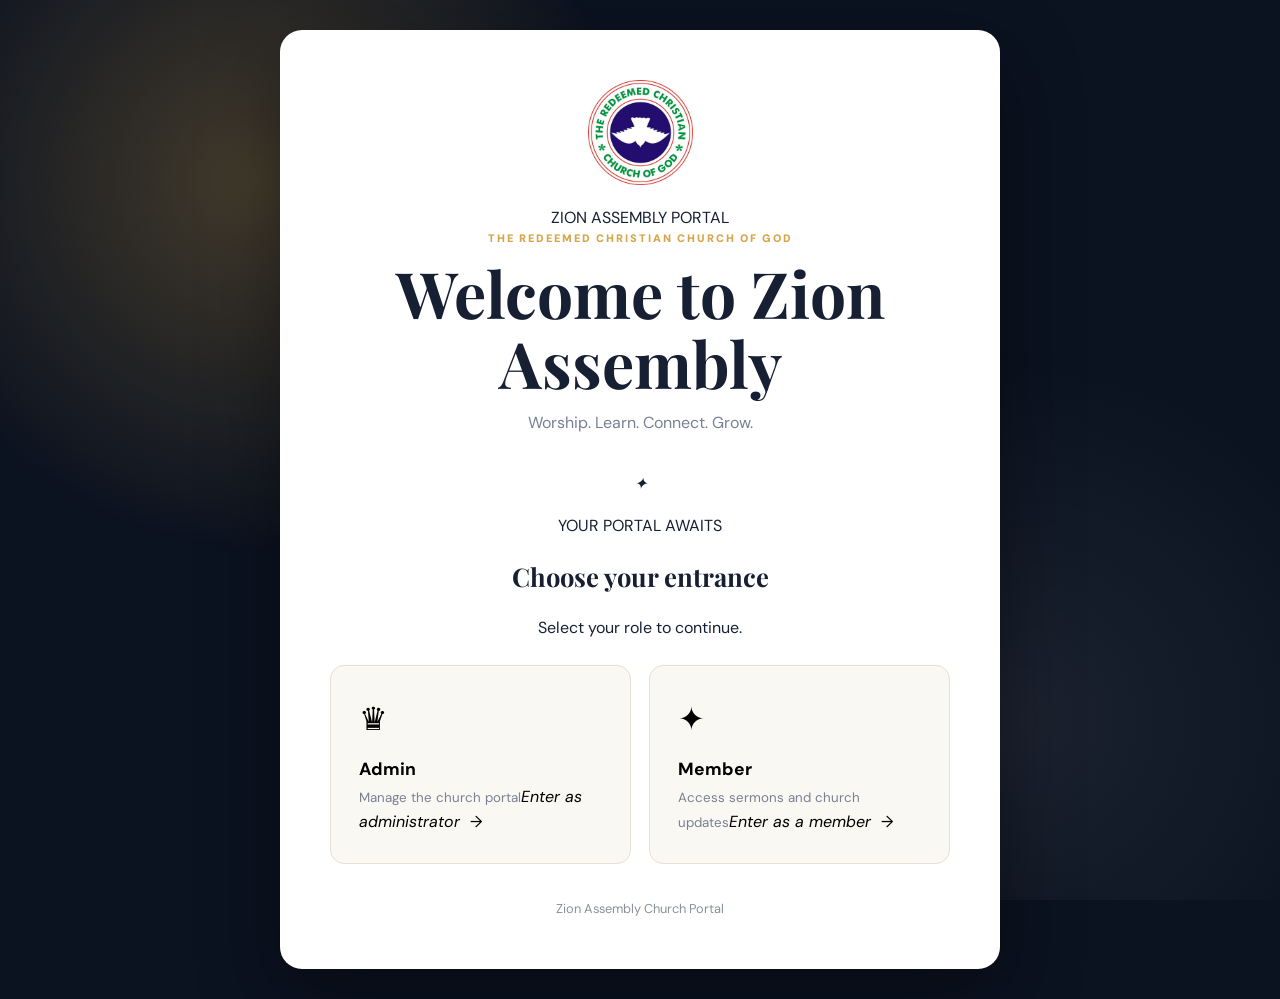
<file: index.html>
<!DOCTYPE html>
<html lang="en">
<head>
  <meta charset="UTF-8">
  <meta name="viewport" content="width=device-width, initial-scale=1.0">
  <meta name="description" content="Zion Assembly Church member portal">
  <title>Welcome | Zion Assembly</title>
  <link rel="stylesheet" href="style.css">
</head>
<body class="gate-body">
  <div class="gate-bg"></div>
  <main class="gate-shell">
    <div class="gate-card">
      <img class="gate-logo" src="logo.png" alt="Church logo">
      <div class="gate-topline"><span class="live-dot"></span> ZION ASSEMBLY PORTAL</div>
      <p class="eyebrow">The Redeemed Christian Church of God</p>
      <h1 id="gate-title">Welcome to <span>Zion Assembly</span></h1>
      <p id="gate-subtitle" class="lead">Worship. Learn. Connect. Grow.</p>
      <div class="gate-divider"><span></span><i>✦</i><span></span></div>

      <section id="role-step" class="gate-step">
        <p class="step-label">YOUR PORTAL AWAITS</p><h2>Choose your entrance</h2><p class="step-subtitle">Select your role to continue.</p>
        <div class="role-grid">
          <button class="role-card" data-role="admin">
            <span class="role-icon"><span>♛</span></span>
            <strong>Admin</strong>
            <small>Manage the church portal</small><em>Enter as administrator&nbsp; →</em>
          </button>
          <button class="role-card" data-role="member">
            <span class="role-icon"><span>✦</span></span>
            <strong>Member</strong>
            <small>Access sermons and church updates</small><em>Enter as a member&nbsp; →</em>
          </button>
        </div>
      </section>

      <section id="passcode-step" class="gate-step hidden">
        <button id="back-btn" class="back-btn">← Back</button>
        <div id="role-badge" class="role-badge"></div>
        <h2 id="passcode-title">Enter passcode</h2>
        <p id="passcode-help">Enter your passcode to continue.</p>
        <form id="passcode-form">
          <label for="passcode">Passcode</label>
          <div class="password-wrap">
            <input id="passcode" type="password" autocomplete="off" required placeholder="Enter passcode">
            <button type="button" id="toggle-pass" aria-label="Show passcode">Show</button>
          </div>
          <p id="error-message" class="error-message"></p>
          <button class="btn primary full" type="submit">Continue →</button>
        </form>
      </section>

      <p class="gate-note">Zion Assembly Church Portal</p>
    </div>
  </main>
  <script src="config.js"></script>
  <script src="gate.js"></script>
</body>
</html>
</file>
<file: style.css>
@import url('https://fonts.googleapis.com/css2?family=DM+Sans:wght@400;500;600;700;800&family=Playfair+Display:wght@600;700&display=swap');
:root{--navy:#0b1220;--navy2:#162238;--gold:#d5a64a;--gold2:#f0ca7a;--bg:#f4f5f7;--paper:#fffdf8;--ink:#172033;--muted:#778095;--line:#e7e1d5;--danger:#a83c3c;--shadow:0 18px 45px rgba(11,18,32,.09)}
*{box-sizing:border-box}html{scroll-behavior:smooth}body{margin:0;background:var(--bg);color:var(--ink);font-family:'DM Sans',sans-serif;line-height:1.6}a{color:inherit}button,input,textarea{font:inherit}.container{width:min(1120px,92%);margin:auto}.hidden{display:none!important}
.btn{display:inline-flex;align-items:center;justify-content:center;gap:8px;padding:12px 18px;border-radius:10px;text-decoration:none;font-weight:800;border:1px solid transparent;cursor:pointer}.primary{background:var(--gold);color:#fff}.secondary{border-color:rgba(255,255,255,.35);color:#fff;background:transparent}.ghost{border-color:var(--line);background:transparent;color:var(--ink)}.full{width:100%}
.site-header{position:sticky;top:0;z-index:20;background:rgba(255,255,255,.95);border-bottom:1px solid var(--line);backdrop-filter:blur(12px)}.nav{min-height:76px;display:flex;align-items:center;justify-content:space-between}.brand{display:flex;align-items:center;gap:11px;text-decoration:none;font-weight:800}.brand img{width:46px;height:46px;object-fit:contain}.brand span{white-space:nowrap}nav{display:flex;align-items:center;gap:20px}nav a,.nav-button{font-weight:700;text-decoration:none;background:none;border:0;cursor:pointer}.nav-button{padding:8px 12px;border:1px solid var(--line);border-radius:8px}.menu-toggle{display:none;border:0;background:none;font-size:1.5rem}
.hero{min-height:590px;display:flex;align-items:center;background:radial-gradient(circle at 80% 20%,rgba(213,166,74,.2),transparent 30%),linear-gradient(120deg,var(--navy),#27344d);color:#fff}.hero-content{padding:90px 0}.eyebrow{text-transform:uppercase;letter-spacing:2px;color:var(--gold);font-size:.68rem;font-weight:900;margin:0 0 10px}.hero h1,.portal-hero h1{font:700 clamp(2.8rem,7vw,5.6rem)/1.05 'Playfair Display',serif;margin:0 0 20px}.hero h1 span,.portal-hero h1 span{color:var(--gold2)}.hero-text{font-size:1.05rem;max-width:560px;color:#e9edf4}.hero-actions{display:flex;gap:12px;margin-top:28px}
.quick-links,.stats{display:grid;grid-template-columns:repeat(3,1fr);gap:16px}.quick-links{margin-top:-45px;position:relative}.quick-links a{background:#fff;padding:22px;display:block;text-decoration:none;border:1px solid var(--line);box-shadow:var(--shadow)}.quick-links strong{font-size:1.5rem}.quick-links small{display:block;color:var(--muted)}
.section{padding:90px 0}.section-heading{display:flex;justify-content:space-between;align-items:end;margin-bottom:28px}.section-heading h2,.about h2,.contact-section h2,.form-card h2,.admin-panel h2{font:700 clamp(2rem,4vw,3.1rem)/1.15 'Playfair Display',serif;margin:0}.sermon-grid{display:grid;grid-template-columns:repeat(2,minmax(0,1fr));gap:16px}.sermon-card,.event-card,.announcement,.form-card,.admin-panel{background:var(--paper);border:1px solid var(--line);border-radius:16px}.sermon-card{padding:22px;transition:.18s}.sermon-card:hover{transform:translateY(-3px);box-shadow:var(--shadow)}.sermon-card h3,.event-card h3,.announcement h3{font:700 1.25rem 'Playfair Display',serif;margin:12px 0 7px}.sermon-card p,.announcement p{color:var(--muted);font-size:.88rem}.date{color:#9a6c22;font-size:.67rem;font-weight:900;text-transform:uppercase;letter-spacing:1px}.download{display:inline-flex;gap:8px;margin-top:15px;padding:9px 12px;border-radius:8px;background:var(--navy);color:#fff;text-decoration:none;font-size:.76rem;font-weight:800}.unavailable{display:inline-block;margin-top:15px;color:#9aa1ad;font-size:.75rem}.search-row{margin-bottom:20px}.search-row input{width:100%;padding:15px 17px;border:1px solid var(--line);border-radius:12px;background:var(--paper);outline:none}.stats{margin-top:-35px;position:relative}.stats>div{background:#fff;border:1px solid var(--line);padding:20px;text-align:center;box-shadow:var(--shadow)}.stats strong{display:block;font:700 2rem 'Playfair Display',serif;color:var(--gold)}.stats span{color:var(--muted);font-size:.82rem}.soft-section{background:#efeee9}.event-grid{display:grid;gap:13px}.event-card{padding:20px;display:grid;grid-template-columns:70px 1fr;gap:18px;align-items:center}.calendar-tile{height:70px;border-radius:14px;background:var(--navy);color:#fff;display:grid;place-items:center;align-content:center}.calendar-tile strong{font:700 1.7rem 'Playfair Display',serif;color:var(--gold2);line-height:1}.calendar-tile span{text-transform:uppercase;font-size:.58rem;letter-spacing:1px}.event-card p,.event-card small{font-size:.8rem;color:var(--muted);margin:4px 0}.announcement-list{display:grid;grid-template-columns:repeat(2,1fr);gap:15px}.announcement{padding:20px}.verse-section{background:var(--navy);color:#fff;padding:70px 0}.verse-card{max-width:760px;text-align:center;margin:auto}.verse-card blockquote{font:600 clamp(1.7rem,3vw,2.6rem)/1.3 'Playfair Display',serif;margin:10px 0}.about{background:var(--navy);color:#fff}.about-grid{display:grid;grid-template-columns:1fr 1fr;gap:60px}.about-grid p{color:#d8dce5}.contact-section{background:#fff}.contact-grid{display:grid;grid-template-columns:repeat(3,1fr);gap:16px}.contact-grid>div{border:1px solid var(--line);padding:20px}.contact-grid p{color:var(--muted)}footer{background:var(--navy);color:#d8dce5;padding:24px 0;font-size:.82rem}
.form-card{padding:30px;box-shadow:var(--shadow)}.simple-form{display:grid;gap:17px}.simple-form label{font-size:.78rem;font-weight:800;color:#4c5669}.simple-form input,.simple-form textarea,.admin-form input,.admin-form textarea{width:100%;display:block;margin-top:7px;background:#fff;border:1px solid var(--line);border-radius:10px;padding:13px;outline:none}.simple-form textarea{resize:vertical}.success-message{color:#34714d;font-size:.82rem}
/* Portal */
body.portal-body{background:var(--bg)}.topbar{position:sticky;top:0;z-index:50;background:rgba(11,18,32,.97);border-bottom:1px solid rgba(255,255,255,.08);backdrop-filter:blur(18px)}.topbar-inner{min-height:74px;display:flex;align-items:center;justify-content:space-between}.portal-body .brand{color:#fff;letter-spacing:.5px}.portal-body .brand b{color:var(--gold2)}.portal-body .brand em{font-style:normal;font-size:.63rem;letter-spacing:1.5px;color:#9ea8bb;margin-left:5px}.portal-body .brand img{width:45px;height:45px;border-radius:50%;background:#fff;padding:2px}.top-actions{display:flex;align-items:center;gap:12px}.live-pill{display:inline-flex;align-items:center;gap:7px;padding:7px 11px;border:1px solid rgba(255,255,255,.13);border-radius:99px;color:#dfe5ef;font-size:.76rem}.live-pill i{width:7px;height:7px;border-radius:50%;background:#6fe59c}.admin-live i{background:var(--gold2)}.logout-btn{border:1px solid rgba(255,255,255,.18);background:transparent;color:#fff;padding:8px 13px;border-radius:8px;cursor:pointer;font-weight:700}
.app-shell{display:grid;grid-template-columns:230px minmax(0,1fr);gap:34px;padding-top:34px;min-height:calc(100vh - 75px)}.sidebar{position:sticky;top:100px;height:fit-content;background:var(--navy);border-radius:18px;padding:22px 14px;color:#fff;box-shadow:var(--shadow)}.side-label{font-size:.65rem;letter-spacing:2px;color:#7f8aa0;font-weight:800;padding:4px 12px 14px}.side-nav{display:grid;gap:5px}.side-nav a{display:flex;align-items:center;gap:11px;padding:12px 13px;color:#aeb8c9;text-decoration:none;border-radius:10px;font-size:.88rem;font-weight:700}.side-nav a span{width:20px;text-align:center;color:#8390a5}.side-nav a:hover,.side-nav a.active{background:rgba(213,166,74,.13);color:#fff}.side-nav a.active span{color:var(--gold2)}.side-quote{border-top:1px solid rgba(255,255,255,.09);margin-top:20px;padding:20px 12px 4px}.side-quote small{font-size:.58rem;letter-spacing:1.5px;color:var(--gold2);font-weight:800}.side-quote p{font:600 .82rem/1.55 'Playfair Display',serif;color:#d9deea}.side-quote strong{font-size:.65rem;color:#8792a7}.dashboard-main{min-width:0;padding-bottom:40px}
.welcome-panel,.admin-welcome{min-height:260px;border-radius:22px;padding:42px 46px;display:flex;align-items:center;justify-content:space-between;overflow:hidden;position:relative;background:radial-gradient(circle at 75% 20%,rgba(213,166,74,.22),transparent 28%),linear-gradient(135deg,#10192b,#1b2943);color:#fff;box-shadow:var(--shadow)}.welcome-panel h1,.admin-welcome h1{font:700 clamp(2.4rem,5vw,4.3rem)/1.05 'Playfair Display',serif;margin:0 0 12px}.welcome-panel p:not(.eyebrow),.admin-welcome p:not(.eyebrow){color:#c9d0dd;max-width:560px}.welcome-mark,.admin-welcome img{position:relative;z-index:1;width:145px;height:145px;display:grid;place-items:center;flex-shrink:0}.welcome-mark img,.admin-welcome img{width:115px;height:115px;object-fit:contain;border-radius:50%;background:#fff;padding:5px}.welcome-mark span{position:absolute;bottom:4px;background:var(--gold);padding:4px 9px;border-radius:99px;font-size:.58rem;font-weight:900;letter-spacing:1.5px;color:var(--ink)}
.dash-grid{display:grid;grid-template-columns:1.3fr 1fr 1fr;gap:15px;margin-top:18px}.feature-card{min-height:190px;padding:24px;border:1px solid var(--line);background:var(--paper);border-radius:17px;text-decoration:none;color:var(--ink);display:flex;flex-direction:column;justify-content:space-between;box-shadow:0 10px 35px rgba(11,18,32,.05);transition:.2s}.feature-card:hover{transform:translateY(-4px);box-shadow:var(--shadow);border-color:#d9c8a7}.feature-card.featured{background:linear-gradient(145deg,#fffaf0,#fff);border-color:#e2d1af}.card-icon{width:42px;height:42px;border-radius:12px;display:grid;place-items:center;background:var(--navy);color:var(--gold2);font-size:1.25rem}.feature-card small,.overview-card small{display:block;color:var(--gold);font-weight:900;letter-spacing:1.3px;font-size:.6rem;margin-top:18px}.feature-card h2{font:700 1.25rem 'Playfair Display',serif;margin:5px 0}.feature-card p{color:var(--muted);font-size:.82rem;margin:0}.feature-card>b{align-self:flex-end;color:var(--gold);font-size:1.3rem}.dashboard-row{display:grid;grid-template-columns:minmax(0,1.55fr) minmax(250px,.7fr);gap:18px;margin-top:18px}.dash-panel{background:var(--paper);border:1px solid var(--line);border-radius:17px;padding:26px;box-shadow:0 10px 35px rgba(11,18,32,.04)}.panel-top{display:flex;justify-content:space-between;align-items:end;margin-bottom:18px}.panel-top h2,.mini-panel h2{font:700 1.65rem 'Playfair Display',serif;margin:0}.panel-top a,.gold-link{color:#9a6c22;font-size:.78rem;font-weight:800;text-decoration:none}.announcement-list.compact{display:grid;grid-template-columns:repeat(2,1fr);gap:12px}.announcement-list.compact .announcement{padding:17px;border-radius:12px;background:#f8f7f3}.announcement-list.compact .announcement h3{font-size:1.02rem;margin:7px 0}.announcement-list.compact .announcement p{margin:0;font-size:.8rem;line-height:1.55}.quick-stat{display:flex;justify-content:space-between;align-items:center;padding:15px 0;border-bottom:1px solid var(--line);font-size:.85rem;color:var(--muted)}.quick-stat strong{font:700 1.6rem 'Playfair Display',serif;color:var(--navy)}.gold-link{display:block;margin-top:18px}.page-heading{padding:25px 4px 24px}.page-heading h1{font:700 clamp(2.6rem,5vw,4rem)/1.05 'Playfair Display',serif;margin:0 0 8px}.page-heading>p:not(.eyebrow){color:var(--muted);max-width:650px}.sermon-top{display:flex;align-items:center;justify-content:space-between}.message-icon{width:40px;height:40px;border-radius:11px;background:var(--navy);color:var(--gold2);display:grid;place-items:center}.speaker{font-weight:800;color:#465066}.about-hero{border-radius:22px;background:var(--navy);color:#fff;padding:45px;display:flex;justify-content:space-between;align-items:center;overflow:hidden}.about-hero h1{font:700 clamp(2.8rem,5vw,4.5rem) 'Playfair Display',serif;margin:0}.about-hero p:not(.eyebrow){color:#ccd3df;max-width:570px}.about-hero img{width:130px;height:130px;border-radius:50%;background:#fff;padding:5px}.about-cards{display:grid;grid-template-columns:repeat(3,1fr);gap:15px;margin-top:18px}.about-cards article{background:var(--paper);border:1px solid var(--line);padding:25px;border-radius:16px}.about-cards span{color:var(--gold);font-weight:900;font-size:.7rem}.about-cards h2{font:700 1.5rem 'Playfair Display',serif;margin:22px 0 8px}.about-cards p,.info-banner>p{color:var(--muted);font-size:.85rem}.info-banner{margin-top:18px;border-radius:17px;background:#f8efe0;border:1px solid #ead8b8;padding:25px;display:flex;justify-content:space-between;gap:30px;align-items:center}.info-banner h2{font:700 1.7rem 'Playfair Display',serif;margin:0}
.admin-overview{display:grid;grid-template-columns:repeat(3,1fr);gap:15px;margin-top:18px}.overview-card{background:var(--paper);border:1px solid var(--line);border-radius:16px;padding:22px;text-decoration:none;color:var(--ink);display:flex;gap:15px;align-items:center;transition:.2s}.overview-card:hover{transform:translateY(-3px);box-shadow:var(--shadow)}.overview-card>span{width:44px;height:44px;border-radius:12px;background:var(--navy);color:var(--gold2);display:grid;place-items:center;font-size:1.15rem}.overview-card strong{font:700 1.8rem 'Playfair Display',serif}.overview-card p{margin:0;color:var(--muted);font-size:.72rem}.overview-card>b{margin-left:auto;color:var(--gold);font-size:1.3rem}.admin-panel{padding:28px}.admin-form{display:grid;grid-template-columns:repeat(2,1fr);gap:12px}.admin-form input:nth-of-type(1),.admin-form textarea,.form-actions{grid-column:span 2}.form-actions{display:flex;gap:10px}.admin-list{margin-top:24px;display:grid;gap:9px}.admin-item{background:#f7f6f2;border:1px solid #ebe6dc;border-radius:11px;padding:13px 15px;display:flex;justify-content:space-between;align-items:center;gap:15px}.admin-item strong{font-size:.85rem}.admin-item small{display:block;color:var(--muted);font-size:.7rem}.admin-item button{border:1px solid var(--line);background:#fff;padding:7px 10px;border-radius:7px;cursor:pointer;font-weight:700;margin-left:5px}.admin-item .danger{color:var(--danger)}.security-note{margin-top:18px;border-radius:12px;padding:15px 17px;background:#fff7e8;border:1px solid #ead8b8;color:#655331;font-size:.75rem}.empty-state{padding:30px;background:var(--paper);border:1px dashed var(--line);color:var(--muted);grid-column:1/-1;border-radius:14px}
/* Entry gate */
.gate-body{min-height:100vh;background:var(--navy);color:var(--ink);overflow-x:hidden}.gate-bg{position:fixed;inset:0;background:radial-gradient(circle at 20% 20%,rgba(213,166,74,.28),transparent 30%),radial-gradient(circle at 80% 80%,rgba(255,255,255,.07),transparent 30%);pointer-events:none}.gate-shell{min-height:100vh;display:grid;place-items:center;padding:30px;position:relative}.gate-card{width:min(720px,100%);background:#fff;padding:50px;border-radius:22px;box-shadow:0 30px 80px rgba(0,0,0,.38);text-align:center}.gate-logo{width:105px;height:105px;object-fit:contain;margin-bottom:12px}.gate-card h1{font:700 clamp(2.2rem,5vw,4rem)/1.1 'Playfair Display',serif;margin:8px 0 12px}.gate-card h2{font:700 1.6rem 'Playfair Display',serif}.lead{color:var(--muted);max-width:500px;margin:0 auto 35px}.role-grid{display:grid;grid-template-columns:1fr 1fr;gap:18px;margin-top:25px}.role-card{border:1px solid var(--line);background:#faf8f2;padding:28px;border-radius:14px;cursor:pointer;text-align:left;font-family:inherit;transition:.2s}.role-card:hover{transform:translateY(-3px);border-color:var(--gold);box-shadow:0 12px 30px rgba(23,32,51,.1)}.role-icon{font-size:2rem;display:block;margin-bottom:10px}.role-card strong{display:block;font-size:1.1rem}.role-card small{color:var(--muted)}.back-btn{border:0;background:none;color:var(--muted);cursor:pointer;font:inherit;display:block;margin-bottom:15px}.role-badge{display:inline-block;background:#f3eadb;color:#73501e;padding:7px 12px;border-radius:99px;font-size:.75rem;font-weight:800}.gate-step form{text-align:left;max-width:430px;margin:25px auto 0}.gate-step label{display:block;font-weight:800;margin-bottom:7px}.password-wrap{display:flex;border:1px solid var(--line);border-radius:9px;overflow:hidden}.password-wrap input{flex:1;border:0;padding:14px;min-width:0;outline:0}.password-wrap button{border:0;background:#f1eee7;padding:0 13px;cursor:pointer}.error-message{color:var(--danger);min-height:25px;font-size:.9rem}.gate-note{color:#8b9099;font-size:.8rem;margin:35px 0 0}
@media(max-width:900px){.app-shell{grid-template-columns:1fr}.sidebar{position:static}.side-nav{grid-template-columns:repeat(5,1fr)}.side-nav a{justify-content:center;flex-direction:column;gap:4px;padding:9px 4px;font-size:.62rem}.side-quote{display:none}.dash-grid,.admin-overview{grid-template-columns:1fr}.dashboard-row{grid-template-columns:1fr}.welcome-panel,.admin-welcome{padding:32px}.announcement-list.compact{grid-template-columns:1fr}.about-cards{grid-template-columns:1fr 1fr}}
@media(max-width:760px){nav{display:none;position:absolute;top:76px;left:0;right:0;background:#fff;padding:20px;flex-direction:column;align-items:stretch}.nav-button{text-align:left}.menu-toggle{display:block}.quick-links,.sermon-grid,.announcement-list,.about-grid,.contact-grid,.stats{grid-template-columns:1fr}.quick-links{margin-top:0;padding-top:20px}.section{padding:70px 0}.section-heading{display:block}.hero{min-height:540px}.hero-content{padding:60px 0}.admin-form{grid-template-columns:1fr}.admin-form input:nth-of-type(1),.admin-form textarea,.form-actions{grid-column:span 1}.gate-card{padding:35px 22px}.role-grid{grid-template-columns:1fr}}
@media(max-width:620px){.topbar-inner{min-height:66px}.portal-body .brand{font-size:.86rem}.portal-body .brand img{width:39px;height:39px}.live-pill{display:none}.app-shell{width:94%;padding-top:18px}.sidebar{padding:9px}.side-nav{grid-template-columns:repeat(5,1fr)}.side-nav a span{font-size:.9rem}.welcome-panel,.admin-welcome,.about-hero{padding:25px;min-height:235px}.welcome-mark,.admin-welcome img,.about-hero img{display:none}.sermon-grid,.about-cards{grid-template-columns:1fr}.info-banner{display:block}.event-card{grid-template-columns:58px 1fr}.calendar-tile{height:58px}.top-actions{gap:5px}.admin-item{align-items:flex-start;flex-direction:column}}
</file>
